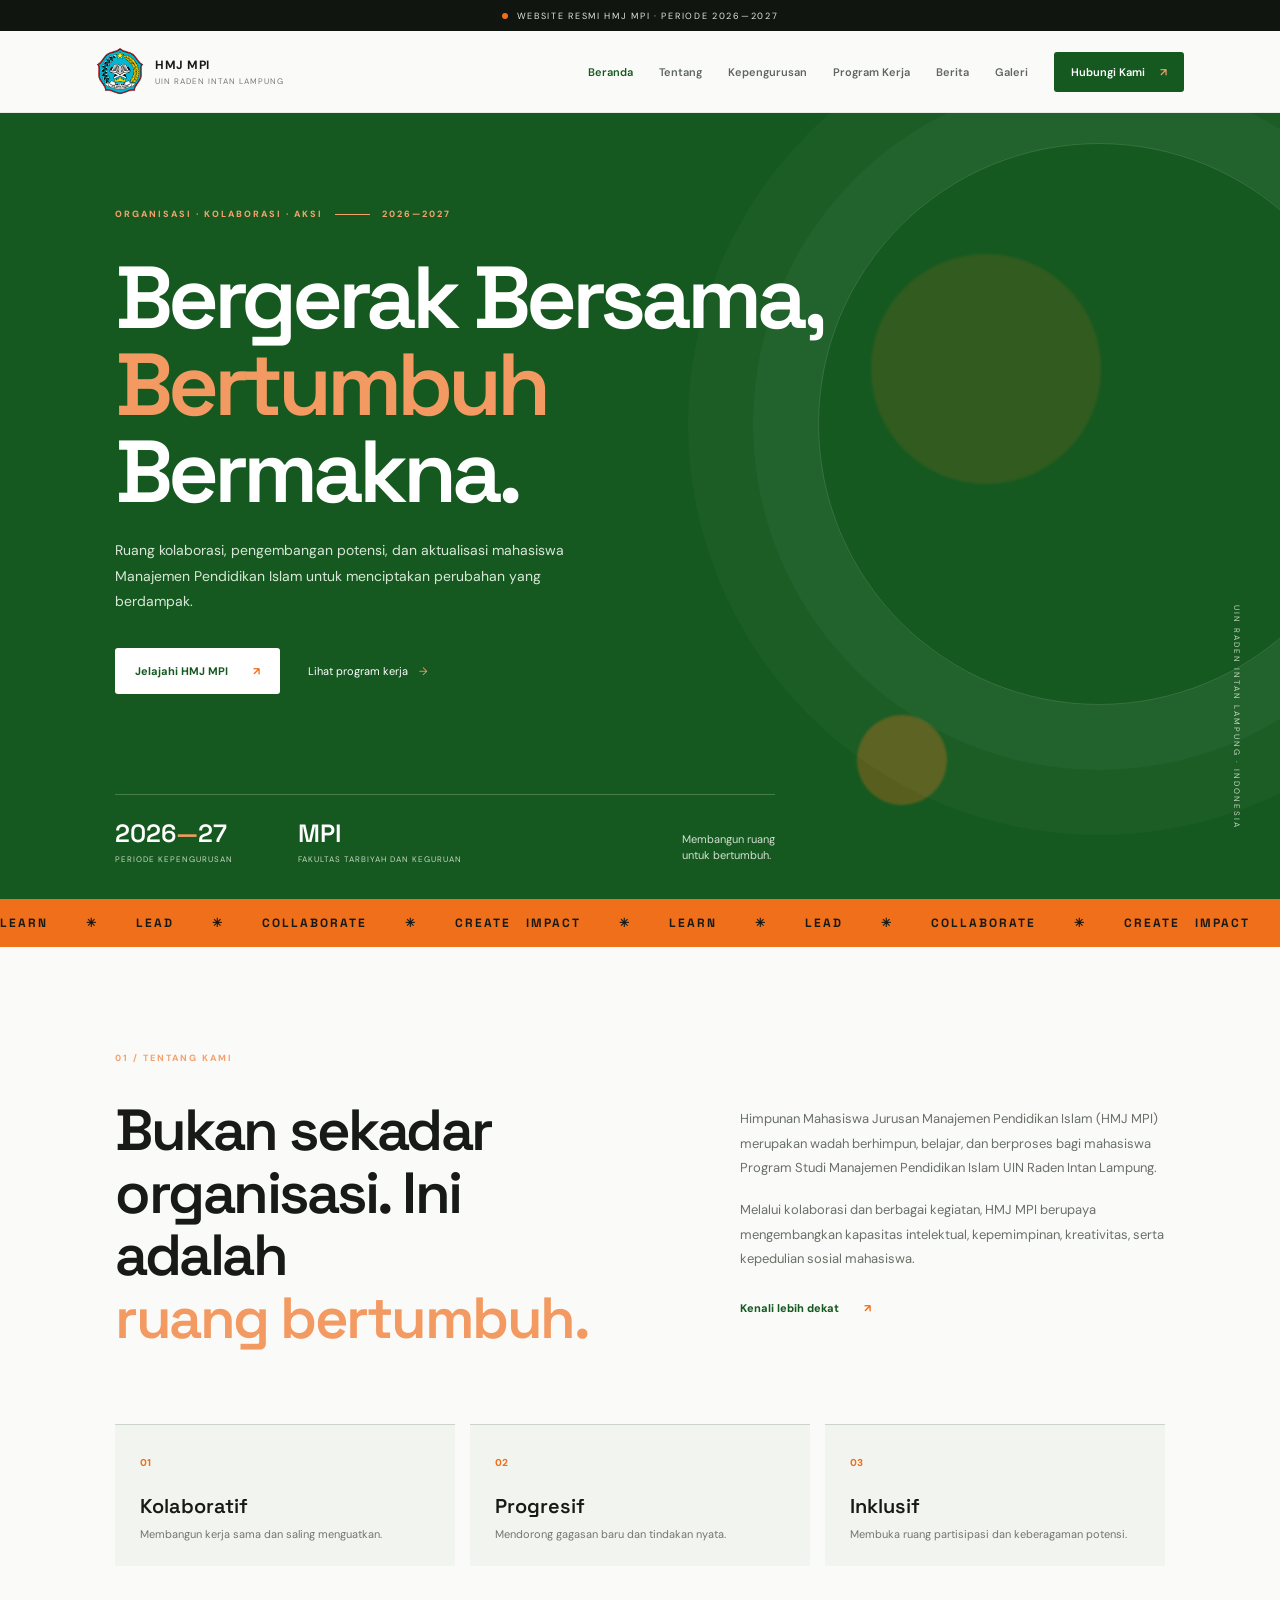
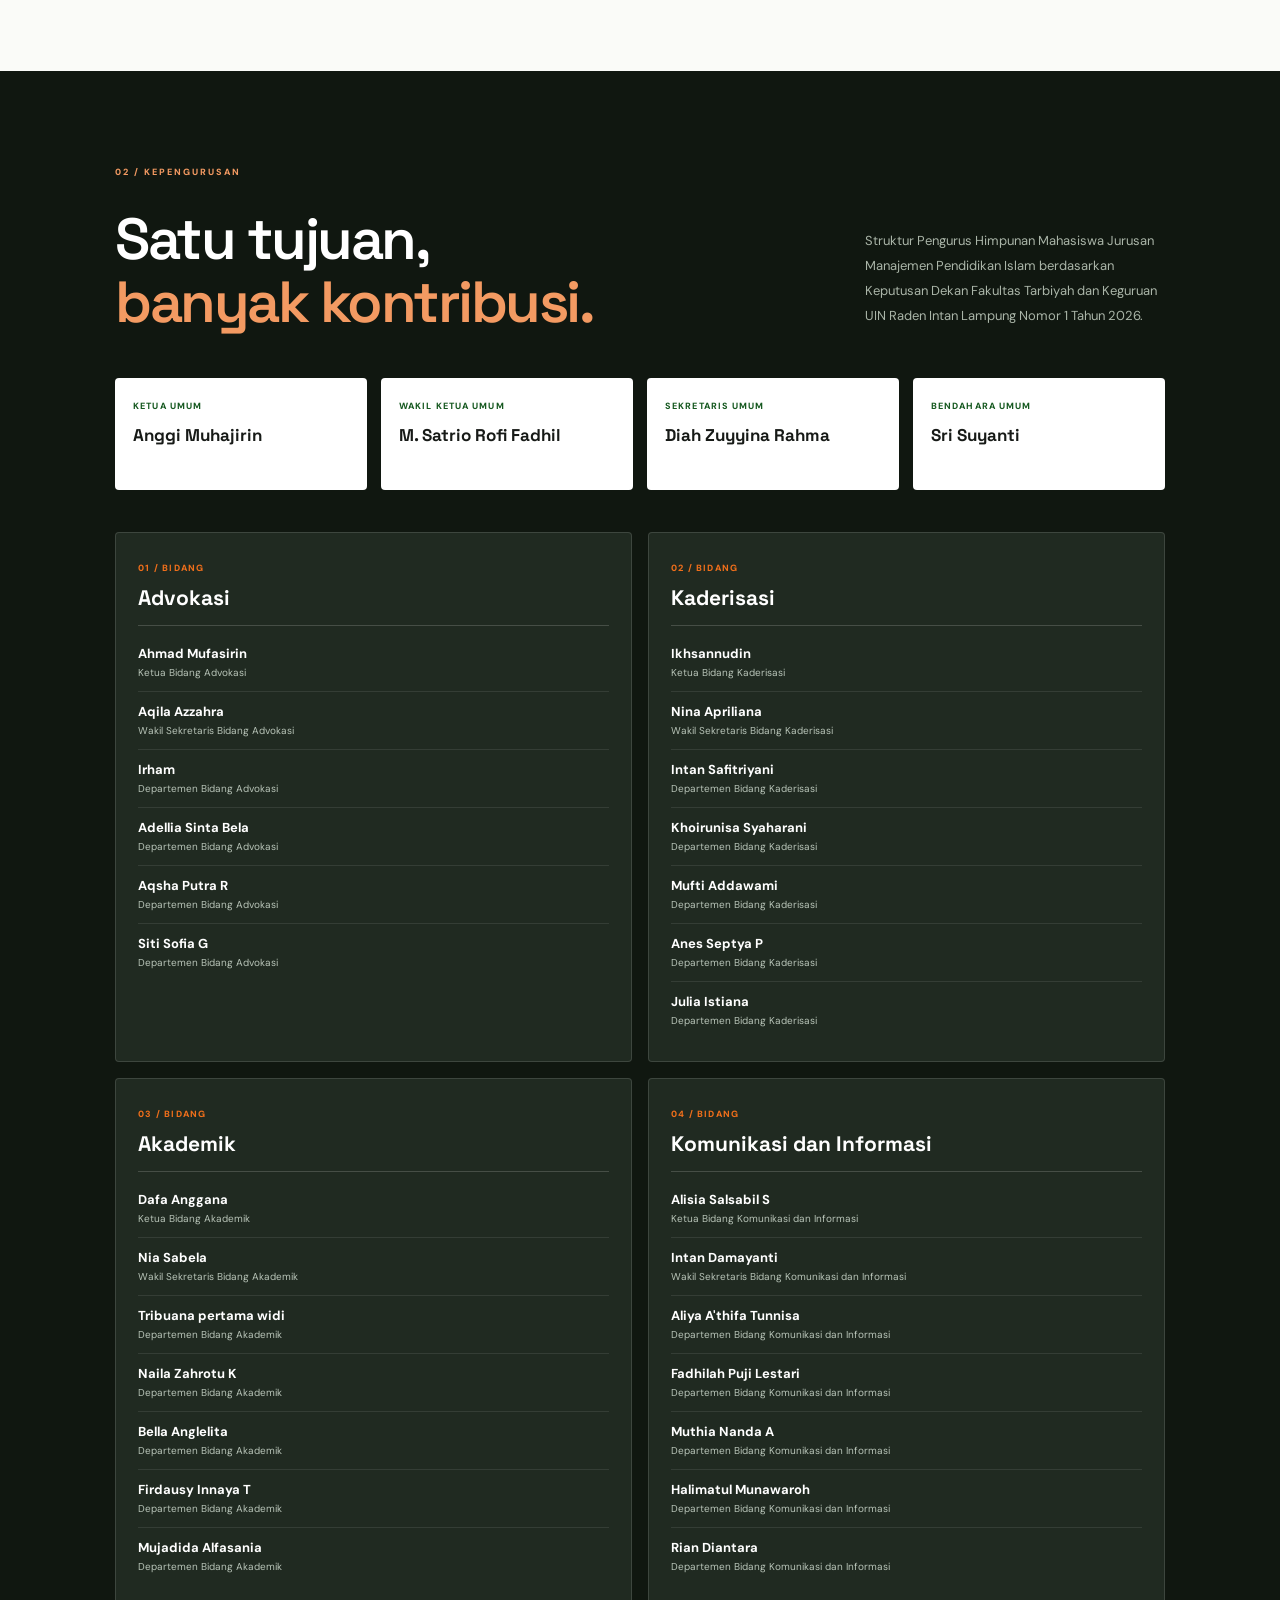
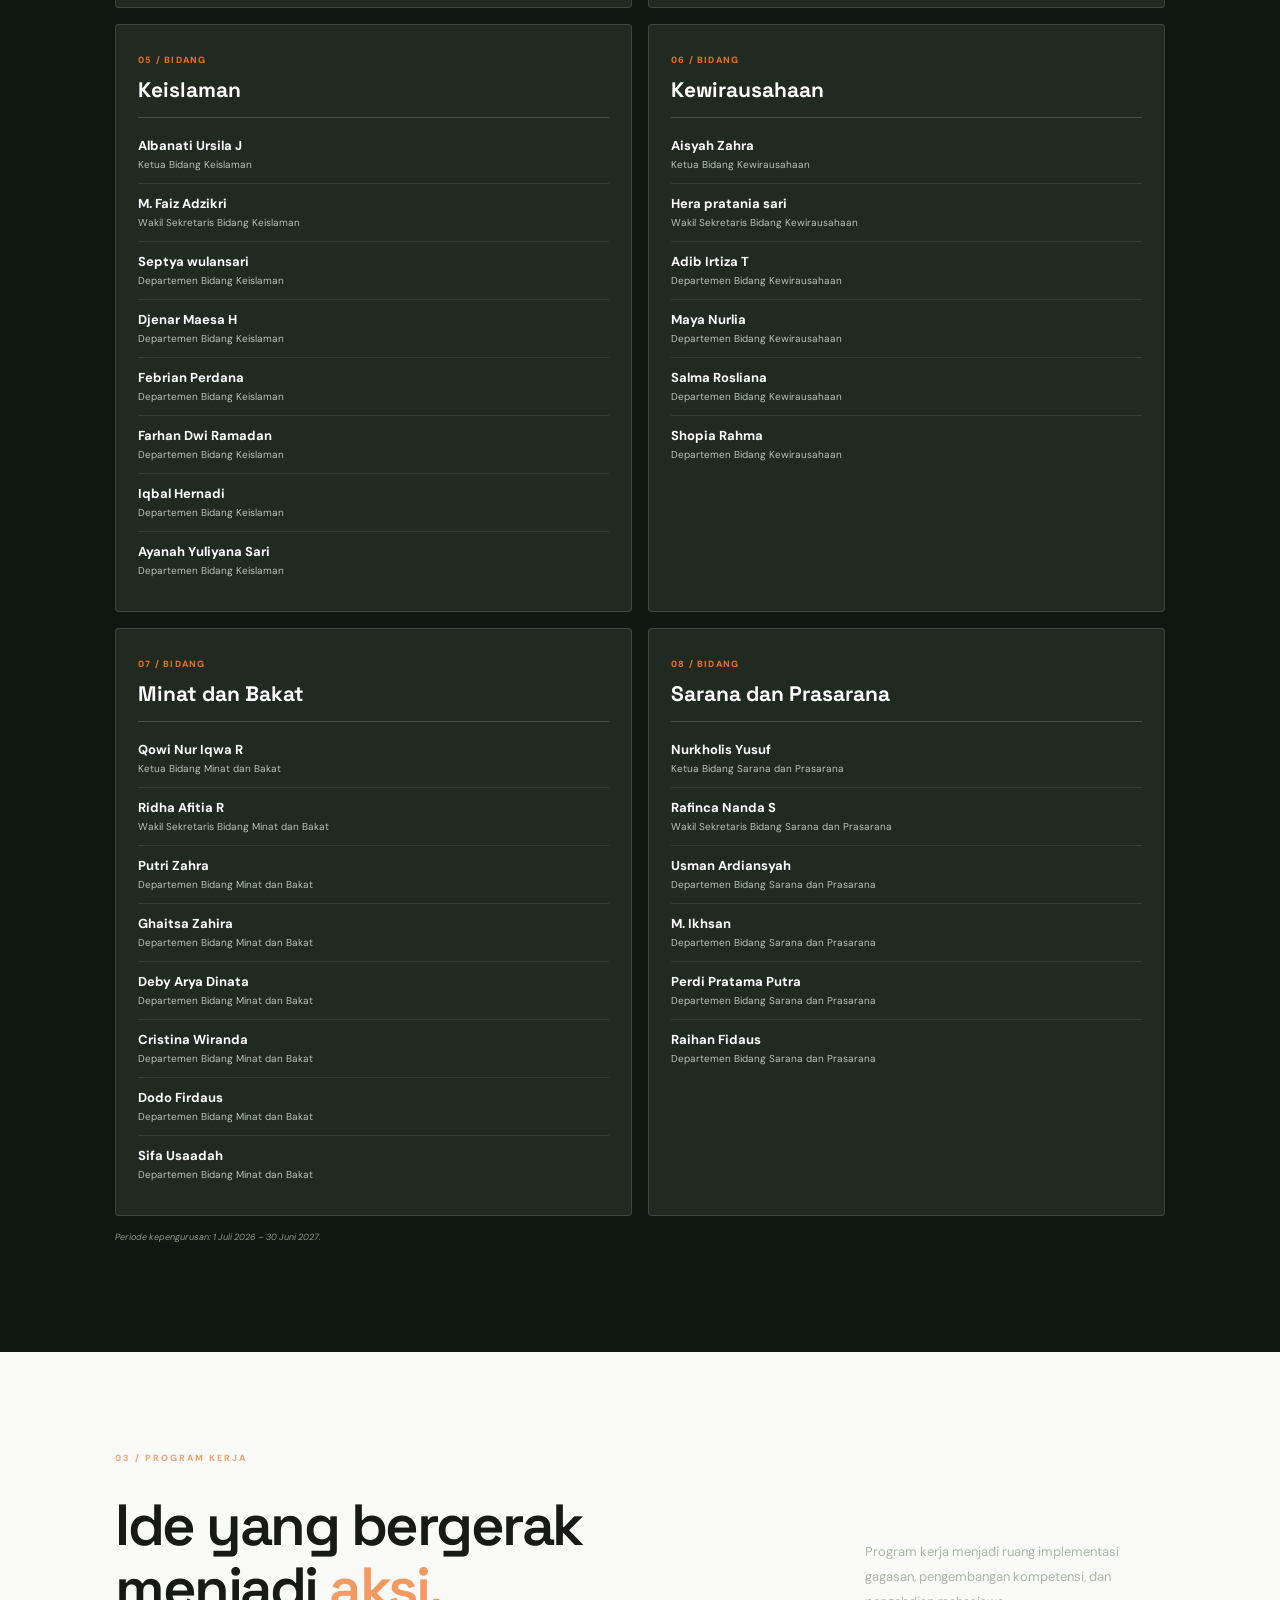
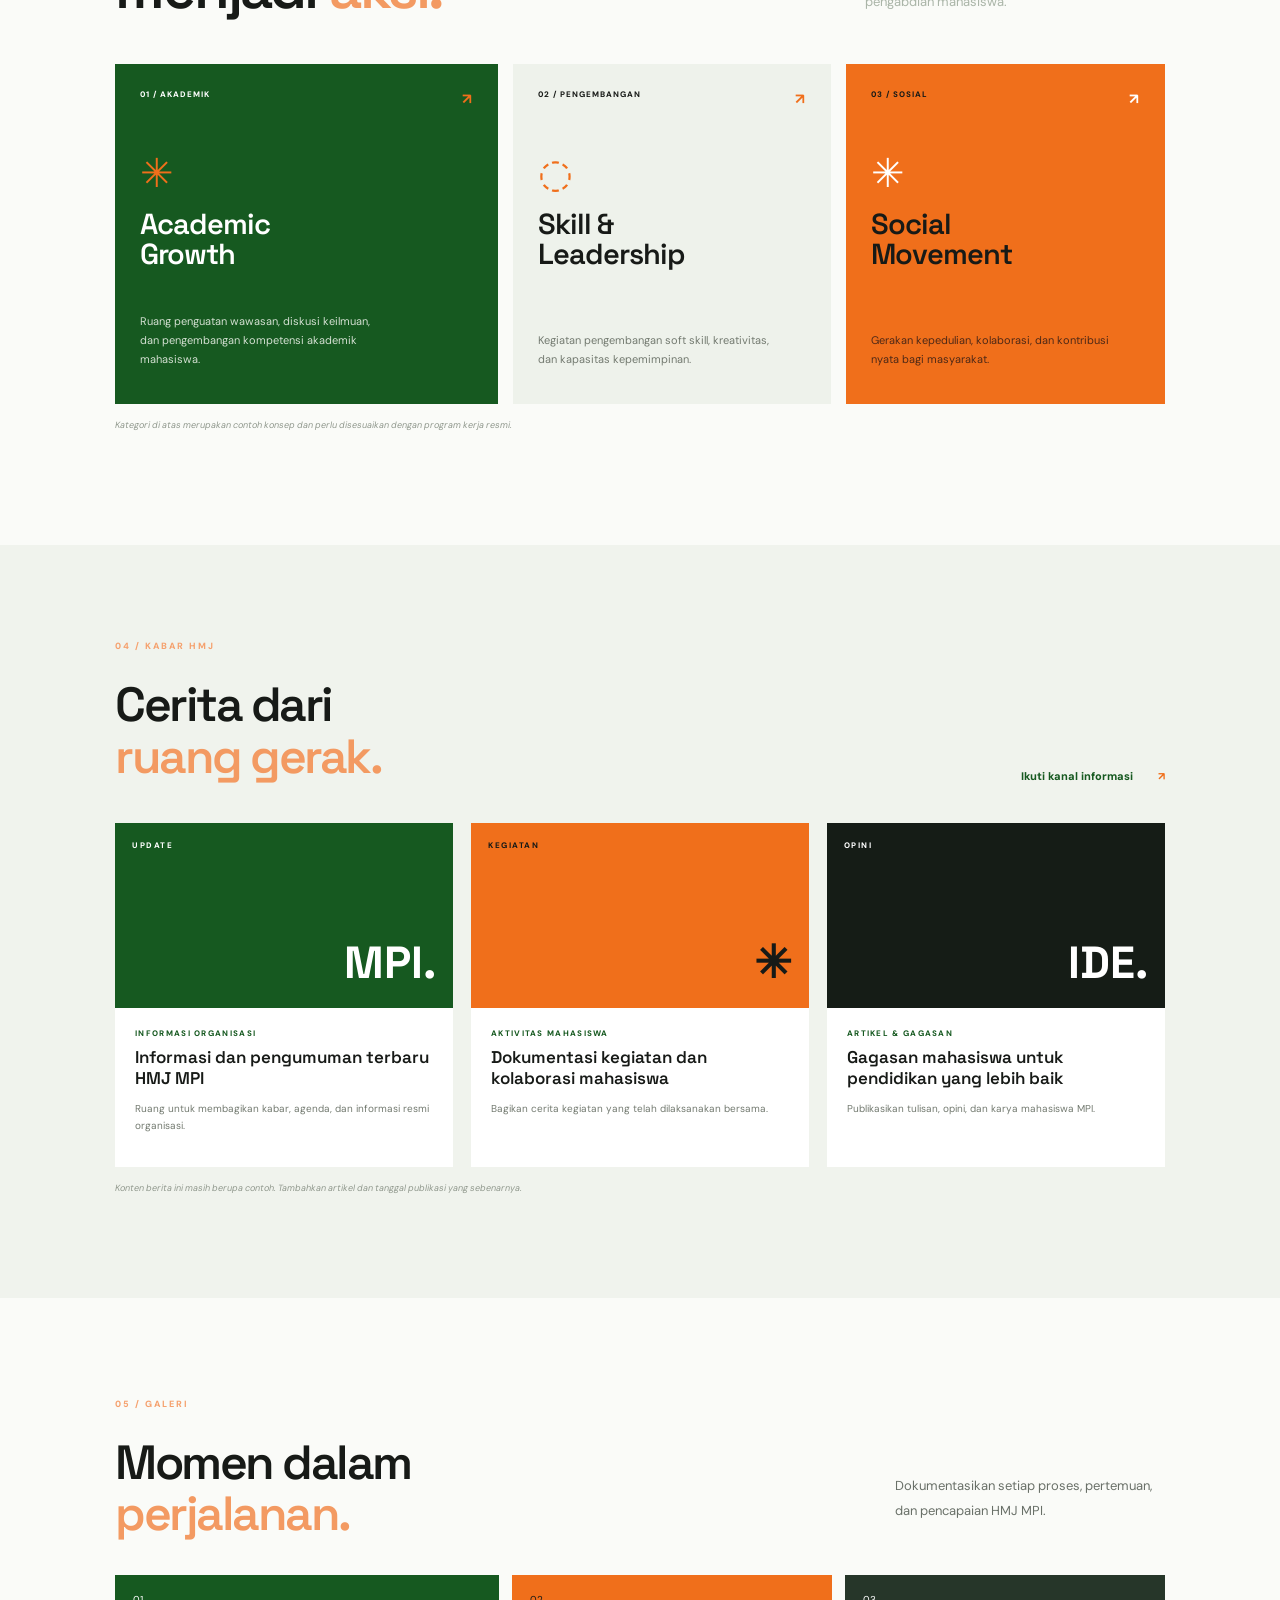
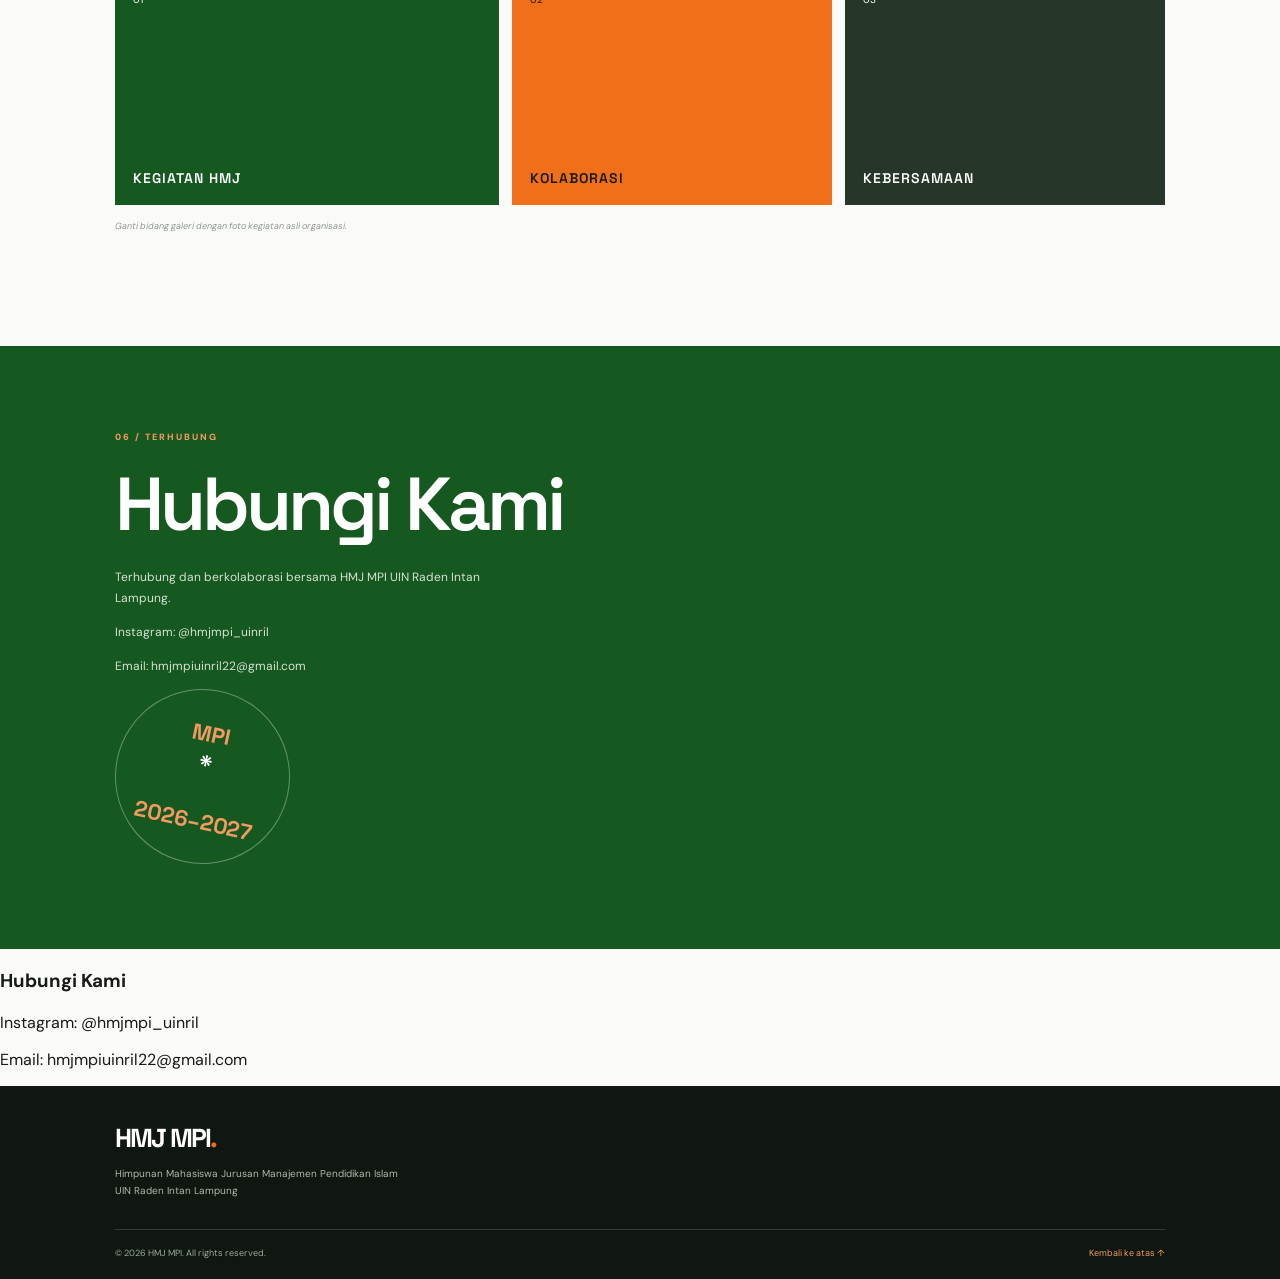
<file: index.html>
<!DOCTYPE html>
<html lang="id">
<head>
  <meta charset="UTF-8">
  <meta name="viewport" content="width=device-width, initial-scale=1.0">
  <meta name="description" content="Website resmi Himpunan Mahasiswa Jurusan Manajemen Pendidikan Islam UIN Raden Intan Lampung periode 2026–2027.">
  <meta name="theme-color" content="#165920">
  <title>HMJ MPI | UIN Raden Intan Lampung</title>
  <link rel="preconnect" href="https://fonts.googleapis.com">
  <link rel="preconnect" href="https://fonts.gstatic.com" crossorigin>
  <link href="https://fonts.googleapis.com/css2?family=DM+Sans:wght@400;500;600;700;800&family=Space+Grotesk:wght@500;600;700&display=swap" rel="stylesheet">
  <link rel="icon" type="image/png" href="logo-hmj-mpi.png">
  <link rel="stylesheet" href="style.css">
</head>
<body>
  <div class="announcement"><span class="dot"></span> WEBSITE RESMI HMJ MPI · PERIODE 2026—2027</div>
  <header class="site-header">
    <a class="brand" href="#beranda" aria-label="HMJ MPI Beranda">
      <img class="brand-logo" src="logo-hmj-mpi.png" alt="Logo HMJ MPI">
      <div class="brand-copy"><strong>HMJ MPI</strong><small>UIN RADEN INTAN LAMPUNG</small></div>
    </a>
    <button class="menu-toggle" aria-label="Buka menu" aria-expanded="false">☰</button>
    <nav class="nav">
      <a href="#beranda" class="active">Beranda</a><a href="#tentang">Tentang</a><a href="#kepengurusan">Kepengurusan</a><a href="#program">Program Kerja</a><a href="#berita">Berita</a><a href="#galeri">Galeri</a>
      <a class="nav-cta" href="#kontak">Hubungi Kami <span>↗</span></a>
    </nav>
  </header>

  <main>
    <section class="hero" id="beranda">
      <div class="hero-orb orb-one"></div><div class="hero-orb orb-two"></div>
      <div class="hero-inner">
        <div class="eyebrow"><span>ORGANISASI · KOLABORASI · AKSI</span><i></i> 2026—2027</div>
        <h1>Bergerak Bersama,<br><em>Bertumbuh</em> Bermakna.</h1>
        <p class="hero-desc">Ruang kolaborasi, pengembangan potensi, dan aktualisasi mahasiswa Manajemen Pendidikan Islam untuk menciptakan perubahan yang berdampak.</p>
        <div class="hero-actions"><a class="btn btn-light" href="#tentang">Jelajahi HMJ MPI <span>↗</span></a><a class="text-link" href="#program">Lihat program kerja <span>→</span></a></div>
        <div class="hero-bottom"><div class="hero-stat"><strong>2026<span>—</span>27</strong><small>PERIODE KEPENGURUSAN</small></div><div class="hero-stat"><strong>MPI</strong><small>FAKULTAS TARBIYAH DAN KEGURUAN</small></div><div class="hero-note">Membangun ruang<br>untuk bertumbuh.</div></div>
      </div>
      <div class="hero-side-label">UIN RADEN INTAN LAMPUNG · INDONESIA</div>
    </section>

    <section class="ticker" aria-label="Slogan"><div>LEARN <b>✳</b> LEAD <b>✳</b> COLLABORATE <b>✳</b> CREATE IMPACT <b>✳</b> LEARN <b>✳</b> LEAD <b>✳</b> COLLABORATE <b>✳</b> CREATE IMPACT <b>✳</b></div></section>

    <section class="section intro" id="tentang">
      <div class="section-kicker">01 / TENTANG KAMI</div>
      <div class="intro-grid"><div><h2>Bukan sekadar<br>organisasi. Ini adalah<br><span>ruang bertumbuh.</span></h2></div>
      <div class="intro-copy"><p>Himpunan Mahasiswa Jurusan Manajemen Pendidikan Islam (HMJ MPI) merupakan wadah berhimpun, belajar, dan berproses bagi mahasiswa Program Studi Manajemen Pendidikan Islam UIN Raden Intan Lampung.</p><p>Melalui kolaborasi dan berbagai kegiatan, HMJ MPI berupaya mengembangkan kapasitas intelektual, kepemimpinan, kreativitas, serta kepedulian sosial mahasiswa.</p><a class="arrow-link" href="#kontak">Kenali lebih dekat <span>↗</span></a></div></div>
      <div class="values"><article><span>01</span><h3>Kolaboratif</h3><p>Membangun kerja sama dan saling menguatkan.</p></article><article><span>02</span><h3>Progresif</h3><p>Mendorong gagasan baru dan tindakan nyata.</p></article><article><span>03</span><h3>Inklusif</h3><p>Membuka ruang partisipasi dan keberagaman potensi.</p></article></div>
    </section>

    <section class="dark-section" id="kepengurusan">
      <div class="section dark-inner">
        <div class="section-kicker light-kicker">02 / KEPENGURUSAN</div>
        <div class="section-heading"><h2>Satu tujuan,<br><em>banyak kontribusi.</em></h2><p>Struktur Pengurus Himpunan Mahasiswa Jurusan Manajemen Pendidikan Islam berdasarkan Keputusan Dekan Fakultas Tarbiyah dan Keguruan UIN Raden Intan Lampung Nomor 1 Tahun 2026.</p></div>
        <div class="leadership-grid"><article class="leader-card"><span class="leader-role">Ketua Umum</span><h3>Anggi Muhajirin</h3></article>
<article class="leader-card"><span class="leader-role">Wakil Ketua Umum</span><h3>M. Satrio Rofi Fadhil</h3></article>
<article class="leader-card"><span class="leader-role">Sekretaris Umum</span><h3>Diah Zuyyina Rahma</h3></article>
<article class="leader-card"><span class="leader-role">Bendahara Umum</span><h3>Sri Suyanti</h3></article></div>
        <div class="units-grid"><article class="unit-card"><div class="unit-head"><span>01 / BIDANG</span><h3>Advokasi</h3></div><ul class="unit-members"><li><span>Ahmad Mufasirin</span><small>Ketua Bidang Advokasi</small></li><li><span>Aqila Azzahra</span><small>Wakil Sekretaris Bidang Advokasi</small></li><li><span>Irham</span><small>Departemen Bidang Advokasi</small></li><li><span>Adellia Sinta Bela</span><small>Departemen Bidang Advokasi</small></li><li><span>Aqsha Putra R</span><small>Departemen Bidang Advokasi</small></li><li><span>Siti Sofia G</span><small>Departemen Bidang Advokasi</small></li></ul></article><article class="unit-card"><div class="unit-head"><span>02 / BIDANG</span><h3>Kaderisasi</h3></div><ul class="unit-members"><li><span>Ikhsannudin</span><small>Ketua Bidang Kaderisasi</small></li><li><span>Nina Apriliana</span><small>Wakil Sekretaris Bidang Kaderisasi</small></li><li><span>Intan Safitriyani</span><small>Departemen Bidang Kaderisasi</small></li><li><span>Khoirunisa Syaharani</span><small>Departemen Bidang Kaderisasi</small></li><li><span>Mufti Addawami</span><small>Departemen Bidang Kaderisasi</small></li><li><span>Anes Septya P</span><small>Departemen Bidang Kaderisasi</small></li><li><span>Julia Istiana</span><small>Departemen Bidang Kaderisasi</small></li></ul></article><article class="unit-card"><div class="unit-head"><span>03 / BIDANG</span><h3>Akademik</h3></div><ul class="unit-members"><li><span>Dafa Anggana</span><small>Ketua Bidang Akademik</small></li><li><span>Nia Sabela</span><small>Wakil Sekretaris Bidang Akademik</small></li><li><span>Tribuana pertama widi</span><small>Departemen Bidang Akademik</small></li><li><span>Naila Zahrotu K</span><small>Departemen Bidang Akademik</small></li><li><span>Bella Anglelita</span><small>Departemen Bidang Akademik</small></li><li><span>Firdausy Innaya T</span><small>Departemen Bidang Akademik</small></li><li><span>Mujadida Alfasania</span><small>Departemen Bidang Akademik</small></li></ul></article><article class="unit-card"><div class="unit-head"><span>04 / BIDANG</span><h3>Komunikasi dan Informasi</h3></div><ul class="unit-members"><li><span>Alisia Salsabil S</span><small>Ketua Bidang Komunikasi dan Informasi</small></li><li><span>Intan Damayanti</span><small>Wakil Sekretaris Bidang Komunikasi dan Informasi</small></li><li><span>Aliya A'thifa Tunnisa</span><small>Departemen Bidang Komunikasi dan Informasi</small></li><li><span>Fadhilah Puji Lestari</span><small>Departemen Bidang Komunikasi dan Informasi</small></li><li><span>Muthia Nanda A</span><small>Departemen Bidang Komunikasi dan Informasi</small></li><li><span>Halimatul Munawaroh</span><small>Departemen Bidang Komunikasi dan Informasi</small></li><li><span>Rian Diantara</span><small>Departemen Bidang Komunikasi dan Informasi</small></li></ul></article><article class="unit-card"><div class="unit-head"><span>05 / BIDANG</span><h3>Keislaman</h3></div><ul class="unit-members"><li><span>Albanati Ursila J</span><small>Ketua Bidang Keislaman</small></li><li><span>M. Faiz Adzikri</span><small>Wakil Sekretaris Bidang Keislaman</small></li><li><span>Septya wulansari</span><small>Departemen Bidang Keislaman</small></li><li><span>Djenar Maesa H</span><small>Departemen Bidang Keislaman</small></li><li><span>Febrian Perdana</span><small>Departemen Bidang Keislaman</small></li><li><span>Farhan Dwi Ramadan</span><small>Departemen Bidang Keislaman</small></li><li><span>Iqbal Hernadi</span><small>Departemen Bidang Keislaman</small></li><li><span>Ayanah Yuliyana Sari</span><small>Departemen Bidang Keislaman</small></li></ul></article><article class="unit-card"><div class="unit-head"><span>06 / BIDANG</span><h3>Kewirausahaan</h3></div><ul class="unit-members"><li><span>Aisyah Zahra</span><small>Ketua Bidang Kewirausahaan</small></li><li><span>Hera pratania sari</span><small>Wakil Sekretaris Bidang Kewirausahaan</small></li><li><span>Adib Irtiza T</span><small>Departemen Bidang Kewirausahaan</small></li><li><span>Maya Nurlia</span><small>Departemen Bidang Kewirausahaan</small></li><li><span>Salma Rosliana</span><small>Departemen Bidang Kewirausahaan</small></li><li><span>Shopia Rahma</span><small>Departemen Bidang Kewirausahaan</small></li></ul></article><article class="unit-card"><div class="unit-head"><span>07 / BIDANG</span><h3>Minat dan Bakat</h3></div><ul class="unit-members"><li><span>Qowi Nur Iqwa R</span><small>Ketua Bidang Minat dan Bakat</small></li><li><span>Ridha Afitia R</span><small>Wakil Sekretaris Bidang Minat dan Bakat</small></li><li><span>Putri Zahra</span><small>Departemen Bidang Minat dan Bakat</small></li><li><span>Ghaitsa Zahira</span><small>Departemen Bidang Minat dan Bakat</small></li><li><span>Deby Arya Dinata</span><small>Departemen Bidang Minat dan Bakat</small></li><li><span>Cristina Wiranda</span><small>Departemen Bidang Minat dan Bakat</small></li><li><span>Dodo Firdaus</span><small>Departemen Bidang Minat dan Bakat</small></li><li><span>Sifa Usaadah</span><small>Departemen Bidang Minat dan Bakat</small></li></ul></article><article class="unit-card"><div class="unit-head"><span>08 / BIDANG</span><h3>Sarana dan Prasarana</h3></div><ul class="unit-members"><li><span>Nurkholis Yusuf</span><small>Ketua Bidang Sarana dan Prasarana</small></li><li><span>Rafinca Nanda S</span><small>Wakil Sekretaris Bidang Sarana dan Prasarana</small></li><li><span>Usman Ardiansyah</span><small>Departemen Bidang Sarana dan Prasarana</small></li><li><span>M. Ikhsan</span><small>Departemen Bidang Sarana dan Prasarana</small></li><li><span>Perdi Pratama Putra</span><small>Departemen Bidang Sarana dan Prasarana</small></li><li><span>Raihan Fidaus</span><small>Departemen Bidang Sarana dan Prasarana</small></li></ul></article></div>
        <p class="edit-hint">Periode kepengurusan: 1 Juli 2026 – 30 Juni 2027.</p>
      </div>
    </section>

    <section class="section programs" id="program">
      <div class="section-kicker">03 / PROGRAM KERJA</div><div class="section-heading"><h2>Ide yang bergerak<br>menjadi <em>aksi.</em></h2><p>Program kerja menjadi ruang implementasi gagasan, pengembangan kompetensi, dan pengabdian mahasiswa.</p></div>
      <div class="program-grid"><article class="program-card feature"><div class="program-top"><span>01 / AKADEMIK</span><b>↗</b></div><div class="program-symbol">✳</div><h3>Academic<br>Growth</h3><p>Ruang penguatan wawasan, diskusi keilmuan, dan pengembangan kompetensi akademik mahasiswa.</p></article><article class="program-card"><div class="program-top"><span>02 / PENGEMBANGAN</span><b>↗</b></div><div class="program-symbol">◌</div><h3>Skill &<br>Leadership</h3><p>Kegiatan pengembangan soft skill, kreativitas, dan kapasitas kepemimpinan.</p></article><article class="program-card orange-card"><div class="program-top"><span>03 / SOSIAL</span><b>↗</b></div><div class="program-symbol">✳</div><h3>Social<br>Movement</h3><p>Gerakan kepedulian, kolaborasi, dan kontribusi nyata bagi masyarakat.</p></article></div>
      <p class="edit-hint">Kategori di atas merupakan contoh konsep dan perlu disesuaikan dengan program kerja resmi.</p>
    </section>

    <section class="news-section" id="berita"><div class="section"><div class="section-kicker">04 / KABAR HMJ</div><div class="news-head"><h2>Cerita dari<br><em>ruang gerak.</em></h2><a class="arrow-link" href="https://www.instagram.com/" target="_blank" rel="noopener">Ikuti kanal informasi <span>↗</span></a></div>
      <div class="news-grid"><article class="news-card"><div class="news-image image-green"><span>UPDATE</span><b>MPI.</b></div><small>INFORMASI ORGANISASI</small><h3>Informasi dan pengumuman terbaru HMJ MPI</h3><p>Ruang untuk membagikan kabar, agenda, dan informasi resmi organisasi.</p></article><article class="news-card"><div class="news-image image-orange"><span>KEGIATAN</span><b>✳</b></div><small>AKTIVITAS MAHASISWA</small><h3>Dokumentasi kegiatan dan kolaborasi mahasiswa</h3><p>Bagikan cerita kegiatan yang telah dilaksanakan bersama.</p></article><article class="news-card"><div class="news-image image-dark"><span>OPINI</span><b>IDE.</b></div><small>ARTIKEL & GAGASAN</small><h3>Gagasan mahasiswa untuk pendidikan yang lebih baik</h3><p>Publikasikan tulisan, opini, dan karya mahasiswa MPI.</p></article></div>
      <p class="edit-hint">Konten berita ini masih berupa contoh. Tambahkan artikel dan tanggal publikasi yang sebenarnya.</p>
    </div></section>

    <section class="section gallery" id="galeri"><div class="section-kicker">05 / GALERI</div><div class="gallery-head"><h2>Momen dalam<br><em>perjalanan.</em></h2><p>Dokumentasikan setiap proses, pertemuan, dan pencapaian HMJ MPI.</p></div><div class="gallery-grid"><div class="gallery-placeholder g-one"><span>01</span><strong>KEGIATAN HMJ</strong></div><div class="gallery-placeholder g-two"><span>02</span><strong>KOLABORASI</strong></div><div class="gallery-placeholder g-three"><span>03</span><strong>KEBERSAMAAN</strong></div></div><p class="edit-hint">Ganti bidang galeri dengan foto kegiatan asli organisasi.</p></section>

   
<section class="contact" id="kontak">
    <div class="contact-inner">
        <div class="section-kicker light-kicker">06 / TERHUBUNG</div>

        <h2>Hubungi Kami</h2>
        <p>Terhubung dan berkolaborasi bersama HMJ MPI UIN Raden Intan Lampung.</p>

        <div class="contact-links">
            <p>
                <a href="https://www.instagram.com/hmjmpi_uinril/" target="_blank" rel="noopener noreferrer">
                    Instagram: @hmjmpi_uinril
                </a>
            </p>

            <p>
                <a href="mailto:hmjmpiuinril22@gmail.com">
                    Email: hmjmpiuinril22@gmail.com
                </a>
            </p>
        </div>

        <div class="contact-stamp">
            MPI<br><span>*</span><br>2026–2027
        </div>
    </div>
</section>
  </main>
 <div class="footer-contact">
    <h3>Hubungi Kami</h3>
    <p>
        <a href="https://www.instagram.com/hmjmpi_uinril/" target="_blank" rel="noopener">
            Instagram: @hmjmpi_uinril
        </a>
    </p>
    <p>
        <a href="mailto:hmjmpiuinril22@gmail.com">
            Email: hmjmpiuinril22@gmail.com
        </a>
    </p>
</div>
  <footer><a class="footer-brand" href="#beranda">HMJ MPI<span>.</span></a><p>Himpunan Mahasiswa Jurusan Manajemen Pendidikan Islam<br>UIN Raden Intan Lampung</p><div class="footer-bottom"><span>© 2026 HMJ MPI. All rights reserved.</span><a href="#beranda">Kembali ke atas ↑</a></div></footer>
  <script src="script.js"></script>
</body>
</html>
</file>
<file: style.css>
*{box-sizing:border-box}html{scroll-behavior:smooth}body{margin:0;color:#171a17;background:#fafbf8;font-family:"DM Sans",sans-serif}a{color:inherit;text-decoration:none}.announcement{height:31px;background:#101510;color:#dfe8dc;font-size:9px;letter-spacing:1.7px;display:flex;align-items:center;justify-content:center;gap:9px}.dot{width:6px;height:6px;border-radius:50%;background:#f06f1b}.site-header{height:82px;padding:0 7.5%;display:flex;align-items:center;justify-content:space-between;background:#fafbf8;position:sticky;top:0;z-index:20;border-bottom:1px solid #e9ece6}.brand{display:flex;align-items:center;gap:11px}.brand-mark{font:700 23px "Space Grotesk";color:#165920;letter-spacing:-2px}.brand-mark span,.footer-brand span{color:#f06f1b}.brand-copy{display:flex;flex-direction:column;gap:3px}.brand-copy strong{font-size:12px;letter-spacing:.5px}.brand-copy small{font-size:8px;letter-spacing:1px;color:#777}.nav{display:flex;align-items:center;gap:26px;font-size:11px;font-weight:600}.nav>a:not(.nav-cta){color:#60665f}.nav>a.active,.nav>a:hover{color:#165920}.nav-cta{background:#165920;color:white;padding:13px 17px;border-radius:3px}.nav-cta span{margin-left:12px;color:#f6a16e}.menu-toggle{display:none;border:0;background:none;font-size:23px}.hero{background:#165920;color:white;min-height:650px;position:relative;overflow:hidden;padding:95px 9% 35px}.hero:after{content:"";position:absolute;width:560px;height:560px;border:1px solid #ffffff24;border-radius:50%;right:-100px;top:30px;box-shadow:0 0 0 65px #ffffff08,0 0 0 130px #ffffff06}.hero-inner{position:relative;z-index:2;max-width:800px}.eyebrow,.section-kicker{font-size:9px;letter-spacing:2px;font-weight:800;color:#f5a16e;display:flex;align-items:center;gap:12px}.eyebrow i{height:1px;width:35px;background:#f5a16e}.hero h1{font:600 clamp(48px,7vw,88px)/.99 "Space Grotesk";letter-spacing:-5px;margin:34px 0 23px}.hero h1 em,.section-heading em,.intro h2 span,.news-head em,.gallery-head em,.contact h2 em{color:#f39a62;font-style:normal}.hero-desc{font-size:14px;line-height:1.8;color:#d9e7d8;max-width:490px}.hero-actions{display:flex;align-items:center;gap:28px;margin-top:34px}.btn{display:inline-flex;align-items:center;gap:25px;padding:16px 20px;font-size:11px;font-weight:700;border-radius:3px}.btn-light{background:#fff;color:#165920}.btn span{color:#f06f1b}.text-link{font-size:11px;color:white}.text-link span{margin-left:8px;color:#f39a62}.hero-bottom{display:flex;align-items:end;gap:65px;margin-top:100px;border-top:1px solid #ffffff35;padding-top:22px;max-width:660px}.hero-stat{display:flex;flex-direction:column;gap:5px}.hero-stat strong{font:600 25px "Space Grotesk"}.hero-stat strong span{color:#f39a62}.hero-stat small{font-size:8px;letter-spacing:1px;color:#c7d7c6}.hero-note{margin-left:auto;font-size:11px;line-height:1.5;color:#d3e0d1}.hero-side-label{position:absolute;right:3%;bottom:70px;writing-mode:vertical-rl;font-size:8px;letter-spacing:2px;color:#c4d5c1}.hero-orb{position:absolute;border-radius:50%;filter:blur(1px)}.orb-one{width:230px;height:230px;background:#f06f1b;opacity:.12;right:14%;top:18%}.orb-two{width:90px;height:90px;background:#f06f1b;opacity:.3;right:26%;bottom:12%}.ticker{overflow:hidden;background:#f06f1b;color:#171a17;padding:16px 0;white-space:nowrap;font:700 12px "Space Grotesk";letter-spacing:2px}.ticker div{word-spacing:10px}.ticker b{margin:0 23px}.section{padding:105px 9%;max-width:1500px;margin:auto}.intro-grid{display:grid;grid-template-columns:1.1fr .9fr;gap:10%;margin-top:35px}.intro h2,.section-heading h2,.news-head h2,.gallery-head h2{font:600 clamp(38px,5vw,58px)/1.08 "Space Grotesk";letter-spacing:-2.5px;margin:0}.intro-copy{padding-top:8px}.intro-copy p,.section-heading>p,.gallery-head>p{font-size:13px;line-height:1.9;color:#697068;margin:0 0 17px}.arrow-link{display:inline-flex;gap:25px;margin-top:12px;font-size:11px;font-weight:800;color:#165920}.arrow-link span{color:#f06f1b}.values{display:grid;grid-template-columns:repeat(3,1fr);gap:15px;margin-top:75px}.values article{padding:25px 25px 22px;border-top:1px solid #cbd4c8;background:#f2f5ef}.values article>span{font-size:10px;color:#f06f1b;font-weight:800}.values h3{font:600 20px "Space Grotesk";margin:22px 0 7px}.values p{font-size:11px;color:#70776e;line-height:1.6;margin:0}.dark-section{background:#101710;color:white}.dark-inner{padding-top:95px;padding-bottom:100px}.light-kicker{color:#f39a62}.section-heading{display:flex;justify-content:space-between;align-items:end;gap:30px;margin:30px 0 45px}.section-heading h2{max-width:570px}.section-heading>p{max-width:300px;color:#aab5a8;margin-bottom:5px}.board-note{display:flex;gap:18px;align-items:center;border:1px solid #ffffff30;padding:20px 23px;margin-bottom:24px}.board-icon{font-size:28px;color:#f06f1b}.board-note strong{font-size:12px}.board-note p{font-size:10px;color:#aeb8ad;line-height:1.6;margin:6px 0 0}.team-grid{display:grid;grid-template-columns:repeat(3,1fr);gap:16px}.team-card{background:#1b261c;padding:25px;min-height:210px}.avatar{height:65px;width:65px;border-radius:50%;background:#165920;color:white;display:grid;place-items:center;font:600 25px "Space Grotesk";margin-bottom:22px}.avatar.orange{background:#f06f1b}.avatar.pale{background:#dfe8dc;color:#165920}.team-card small,.news-card>small{font-size:8px;letter-spacing:1.3px;color:#f39a62;font-weight:800}.team-card h3{font:600 18px "Space Grotesk";margin:8px 0 3px}.team-card p{font-size:10px;color:#aeb8ad;margin:0}.edit-hint{font-size:9px;color:#90988d;font-style:italic;margin-top:15px}.programs{padding-top:100px;padding-bottom:105px}.program-grid{display:grid;grid-template-columns:1.2fr 1fr 1fr;gap:15px}.program-card{background:#eef2eb;min-height:340px;padding:25px;display:flex;flex-direction:column}.program-card.feature{background:#165920;color:white}.program-top{display:flex;justify-content:space-between;font-size:8px;font-weight:800;letter-spacing:1px}.program-top b{font-size:15px;color:#f06f1b}.program-symbol{font-size:40px;color:#f06f1b;margin-top:38px}.program-card h3{font:600 29px/1.02 "Space Grotesk";letter-spacing:-1px;margin:10px 0}.program-card p{font-size:11px;line-height:1.7;color:#737a70;max-width:250px;margin-top:auto}.program-card.feature p{color:#d4e0d2}.orange-card{background:#f06f1b;color:#171a17}.orange-card .program-symbol,.orange-card .program-top b{color:#fff}.orange-card p{color:#4e2917}.news-section{background:#f0f3ed}.news-section .section{padding-top:95px;padding-bottom:95px}.news-head,.gallery-head{display:flex;justify-content:space-between;align-items:end;margin:27px 0 40px}.news-head h2,.gallery-head h2{font-size:48px}.news-grid{display:grid;grid-template-columns:repeat(3,1fr);gap:18px}.news-card{background:#fff;padding-bottom:23px}.news-card>small,.news-card h3,.news-card p{margin-left:20px;margin-right:20px}.news-card>small{display:block;margin-top:20px;color:#165920}.news-card h3{font:600 17px/1.25 "Space Grotesk";margin-top:9px;margin-bottom:8px}.news-card p{font-size:10px;line-height:1.7;color:#737a70}.news-image{height:185px;padding:17px;display:flex;flex-direction:column;justify-content:space-between}.news-image span{font-size:8px;letter-spacing:1.5px;font-weight:800}.news-image b{font:700 45px "Space Grotesk";align-self:flex-end}.image-green{background:#165920;color:#fff}.image-orange{background:#f06f1b;color:#171a17}.image-dark{background:#151c16;color:#fff}.gallery{padding-top:100px;padding-bottom:105px}.gallery-head{margin-bottom:35px}.gallery-head>p{max-width:270px}.gallery-grid{display:grid;grid-template-columns:1.2fr 1fr 1fr;gap:13px}.gallery-placeholder{height:230px;padding:18px;display:flex;flex-direction:column;justify-content:space-between;color:#fff;background:#165920}.gallery-placeholder span{font-size:10px}.gallery-placeholder strong{font:600 14px "Space Grotesk";letter-spacing:1px}.g-two{background:#f06f1b;color:#171a17}.g-three{background:#263629}.contact{background:#165920;color:white;padding:85px 9%;display:flex;justify-content:space-between;align-items:center;position:relative;overflow:hidden}.contact-inner{position:relative;z-index:1}.contact h2{font:600 clamp(48px,6vw,75px)/.98 "Space Grotesk";letter-spacing:-4px;margin:25px 0}.contact p{font-size:12px;color:#d5e1d3;max-width:400px;line-height:1.8}.contact-actions{display:flex;align-items:center;gap:25px;margin-top:27px}.contact-mail{font-size:10px;color:#dce7da}.contact-stamp{border:1px solid #ffffff55;width:175px;height:175px;border-radius:50%;display:grid;place-content:center;text-align:center;font:700 22px "Space Grotesk";transform:rotate(12deg);color:#f39a62}.contact-stamp span{font-size:25px;color:white}footer{padding:35px 9% 20px;background:#101710;color:white}.footer-brand{font:700 26px "Space Grotesk";letter-spacing:-2px}.footer-brand span{color:#f06f1b}footer>p{font-size:10px;line-height:1.7;color:#aeb8ad;margin:10px 0 30px}.footer-bottom{border-top:1px solid #ffffff26;padding-top:17px;display:flex;justify-content:space-between;font-size:9px;color:#9da99b}.footer-bottom a{color:#f39a62}
@media(max-width:900px){.nav{gap:13px}.nav a{font-size:9px}.site-header{padding:0 5%}.hero{padding-left:7%;padding-right:7%}.section{padding-left:7%;padding-right:7%}.intro-grid{gap:5%}}
@media(max-width:680px){.announcement{font-size:8px}.site-header{height:70px}.menu-toggle{display:block;color:#165920}.nav{display:none;position:absolute;top:70px;left:0;right:0;background:#fafbf8;padding:20px 7%;flex-direction:column;align-items:stretch;gap:18px;border-bottom:1px solid #e9ece6}.nav.open{display:flex}.nav a{font-size:12px}.nav-cta{text-align:center}.hero{min-height:650px;padding-top:78px}.hero h1{letter-spacing:-3px}.hero-desc{font-size:12px}.hero-bottom{gap:22px;margin-top:85px}.hero-stat strong{font-size:19px}.hero-stat small{font-size:6px}.hero-note{font-size:9px}.hero-side-label{display:none}.intro-grid{grid-template-columns:1fr;gap:22px}.intro h2{font-size:43px}.values{grid-template-columns:1fr;margin-top:45px}.values article{padding:20px}.section{padding-top:75px;padding-bottom:75px}.section-heading,.news-head,.gallery-head{display:block}.section-heading>p,.gallery-head>p{margin-top:20px}.team-grid,.news-grid{grid-template-columns:1fr}.team-card{min-height:180px}.program-grid{grid-template-columns:1fr}.program-card{min-height:280px}.news-head .arrow-link{margin-top:20px}.news-head h2,.gallery-head h2{font-size:42px}.gallery-grid{grid-template-columns:1fr}.gallery-placeholder{height:190px}.contact{padding:70px 7%}.contact-stamp{display:none}.contact-actions{align-items:flex-start;flex-direction:column;gap:17px}.footer-bottom{gap:15px;flex-direction:column}.board-note{align-items:flex-start}}


/* Logo resmi dan struktur kepengurusan */
.brand-logo{width:48px;height:48px;object-fit:contain;display:block;flex:0 0 auto}
.leadership-grid{display:grid;grid-template-columns:repeat(4,minmax(0,1fr));gap:14px;margin:34px 0 42px}
.leader-card{background:#fff;color:#171a17;border-radius:4px;padding:22px 18px;min-height:112px}
.leader-role{display:block;color:#165920;font-size:9px;font-weight:800;letter-spacing:1.1px;text-transform:uppercase;margin-bottom:13px}
.leader-card h3{font-family:"Space Grotesk",sans-serif;font-size:17px;line-height:1.25;margin:0}
.units-grid{display:grid;grid-template-columns:repeat(2,minmax(0,1fr));gap:16px}
.unit-card{background:#202a21;border:1px solid rgba(255,255,255,.13);padding:22px;border-radius:4px}
.unit-head{border-bottom:1px solid rgba(255,255,255,.17);padding-bottom:14px;margin-bottom:8px}
.unit-head span{color:#f06f1b;font-size:9px;font-weight:800;letter-spacing:1.2px}
.unit-head h3{font-family:"Space Grotesk",sans-serif;color:#fff;font-size:21px;margin:8px 0 0}
.unit-members{list-style:none;margin:0;padding:0}
.unit-members li{padding:11px 0;border-bottom:1px solid rgba(255,255,255,.09);display:flex;flex-direction:column;gap:4px}
.unit-members li:last-child{border-bottom:0}
.unit-members li span{color:#fff;font-size:13px;font-weight:700}
.unit-members li small{color:#b8c4b8;font-size:10px;line-height:1.4}
@media(max-width:900px){.leadership-grid{grid-template-columns:repeat(2,minmax(0,1fr))}}
@media(max-width:680px){.brand-logo{width:42px;height:42px}.leadership-grid,.units-grid{grid-template-columns:1fr}.leader-card{min-height:auto}.unit-card{padding:18px}}
</file>
